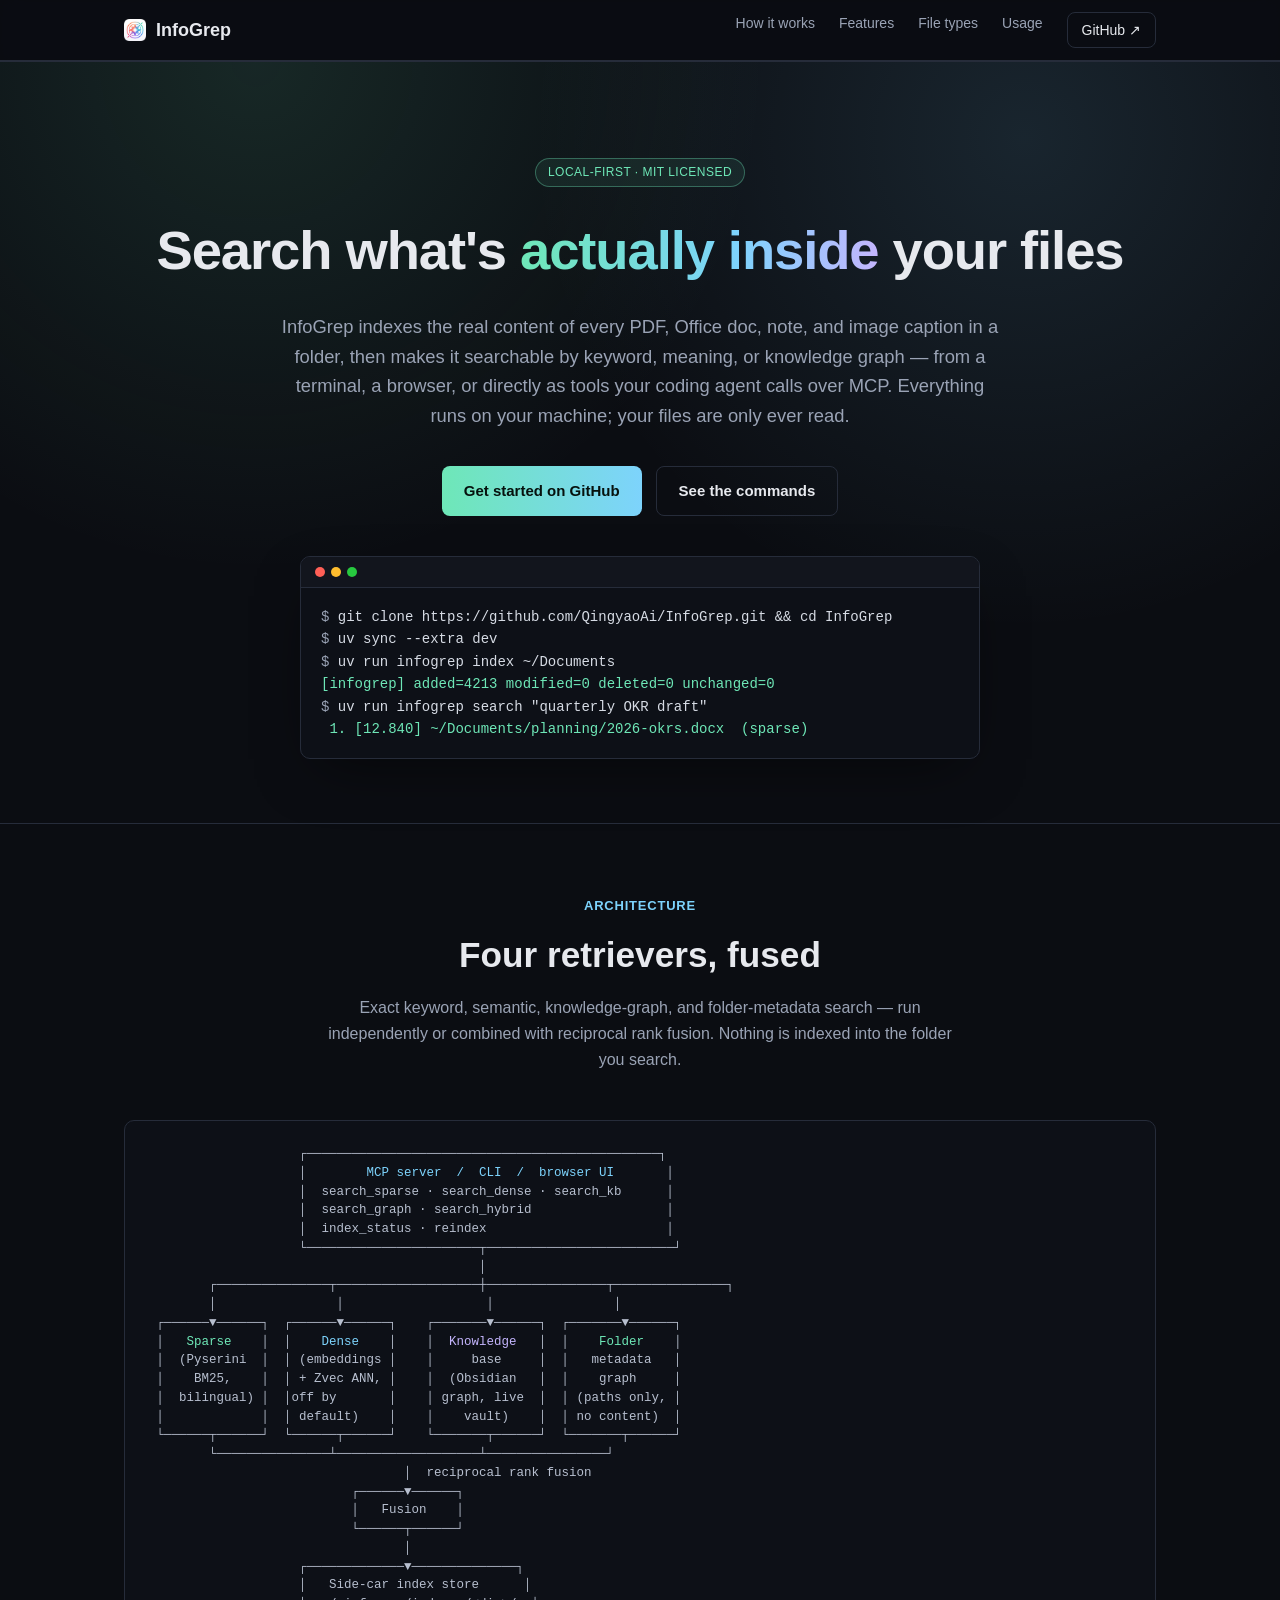
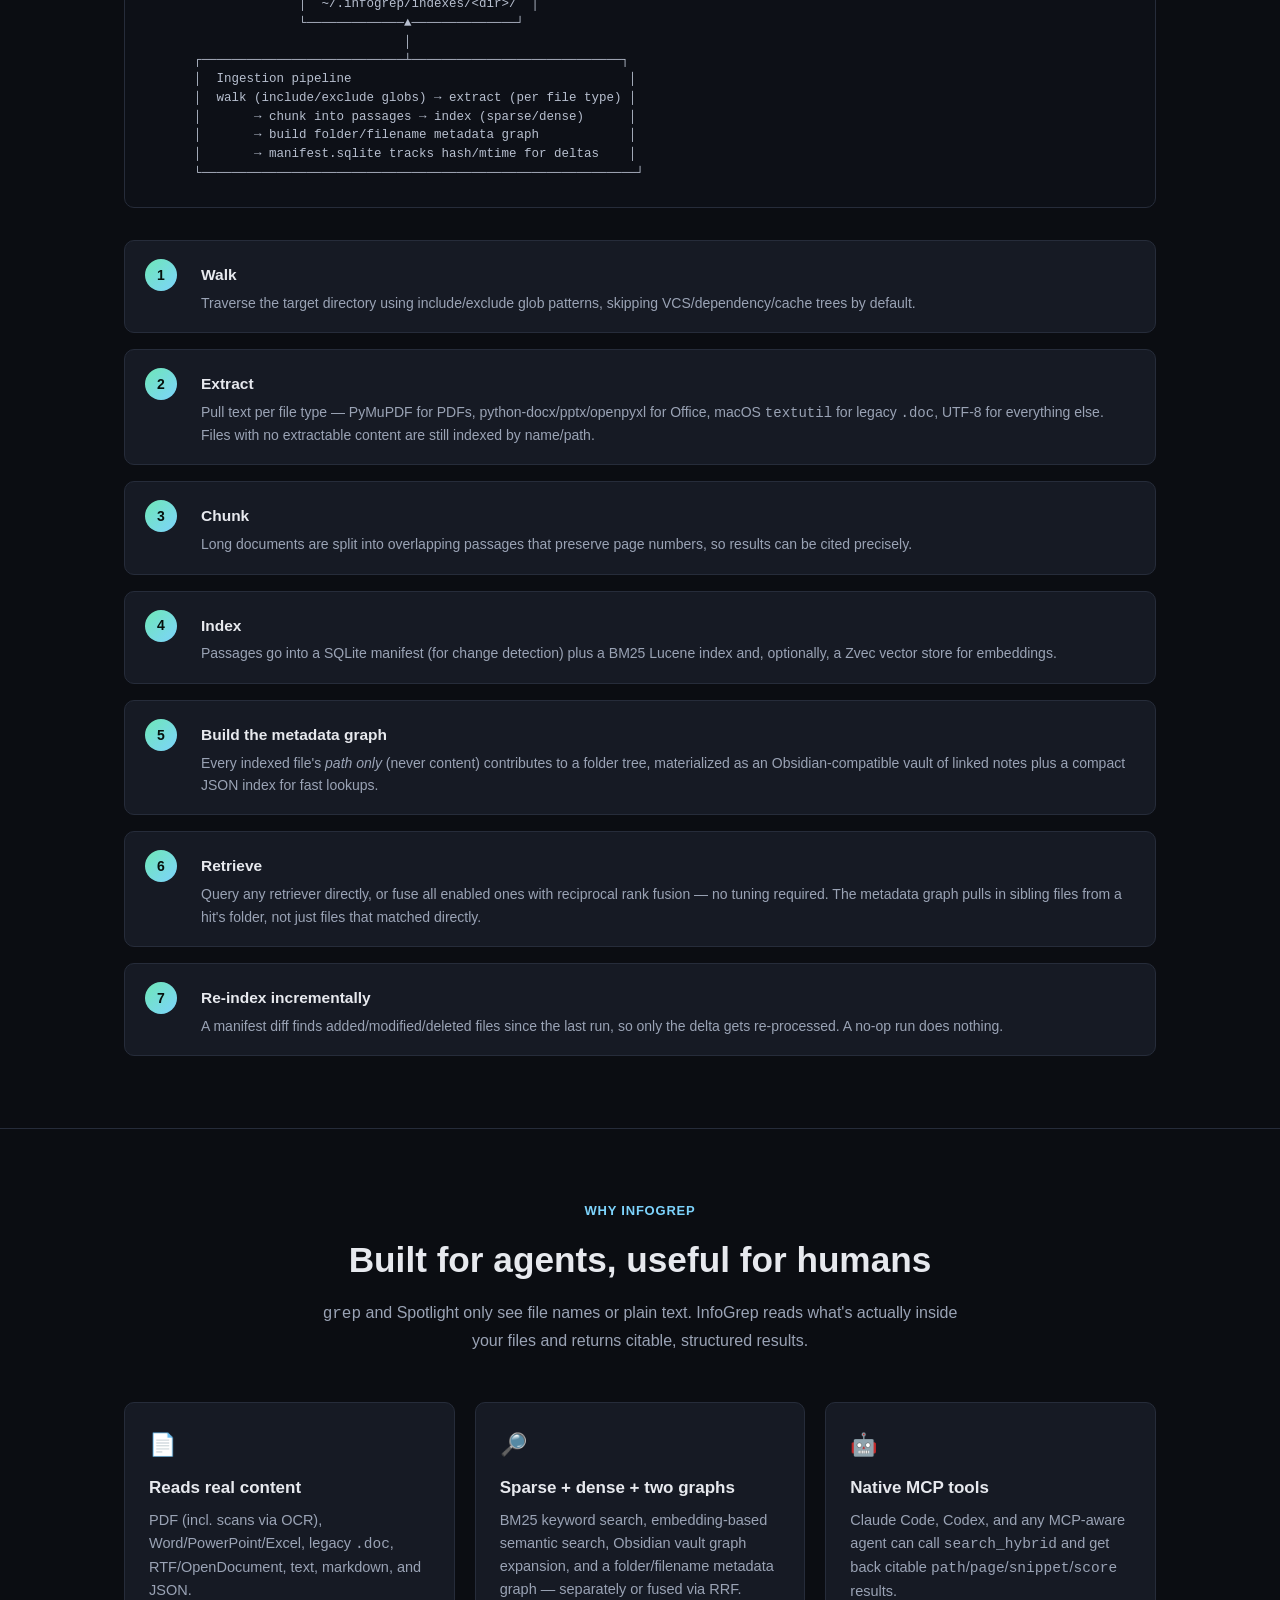
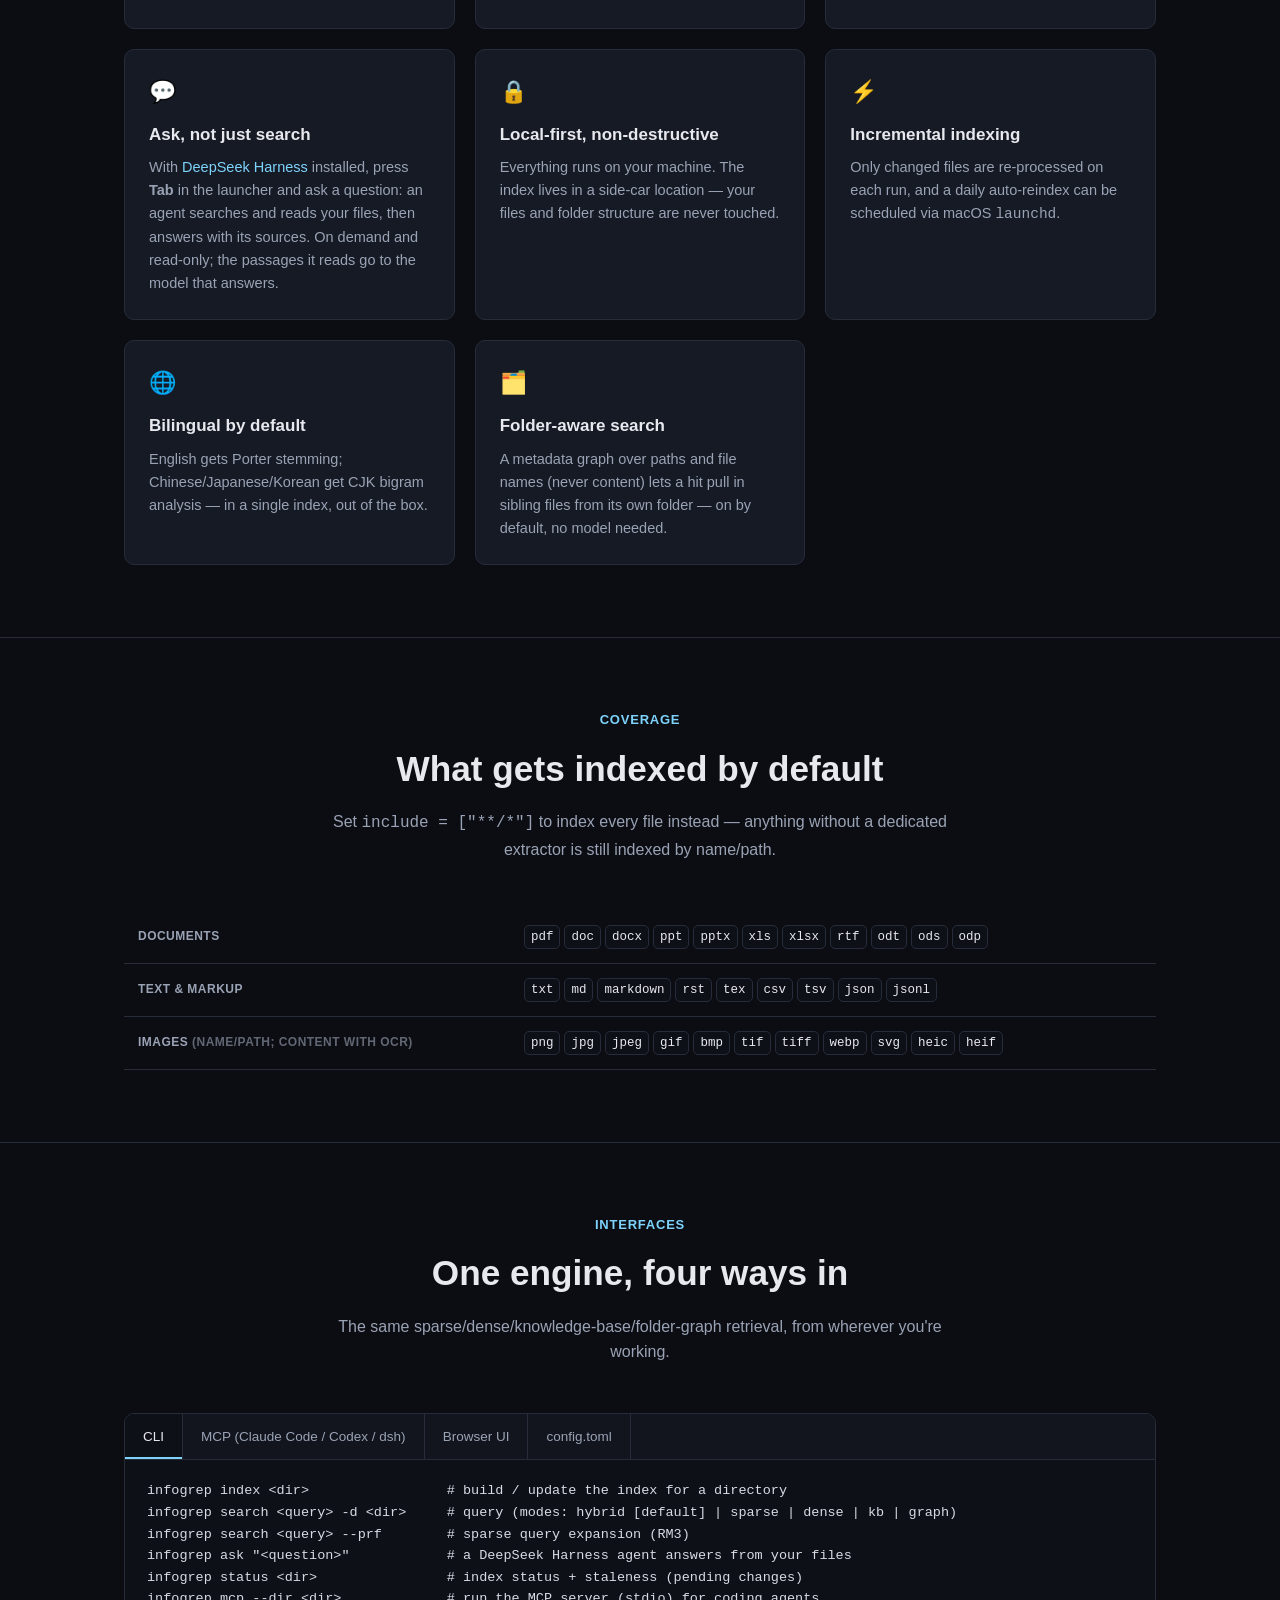
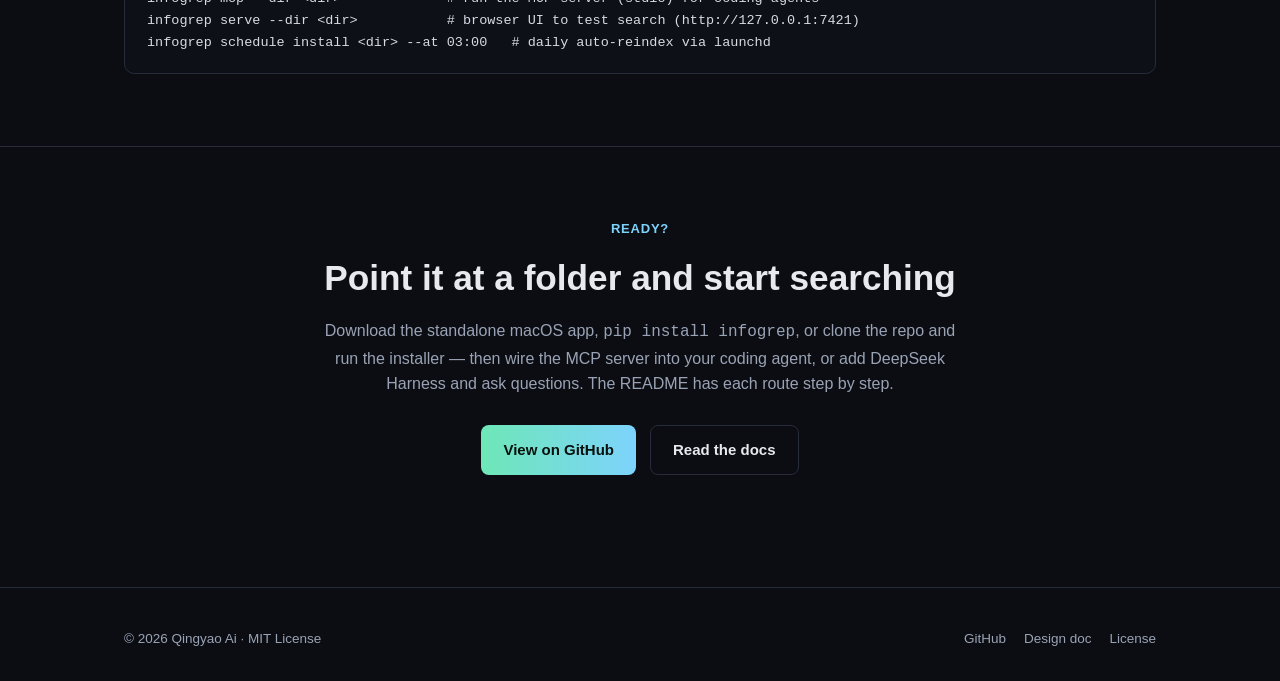
<file: docs/index.html>
<!doctype html>
<html lang="en">
<head>
<meta charset="utf-8" />
<meta name="viewport" content="width=device-width, initial-scale=1" />
<title>InfoGrep — local-first content search for you and your coding agent</title>
<meta name="description" content="InfoGrep indexes the actual content of your files — PDFs, Office docs, notes, images — and exposes sparse, dense, knowledge-base, and folder-metadata-graph search to coding agents via MCP, plus a CLI and browser UI. Local-first, never modifies your files." />
<link rel="icon" type="image/png" sizes="32x32" href="assets/favicon-32.png" />
<link rel="icon" type="image/png" sizes="192x192" href="assets/favicon-192.png" />
<link rel="apple-touch-icon" href="assets/apple-touch-icon.png" />
<link rel="stylesheet" href="styles.css" />
<meta property="og:title" content="InfoGrep — local-first content search for coding agents" />
<meta property="og:description" content="Sparse + dense + knowledge-base + folder-metadata-graph search over your files, exposed via MCP, CLI, and a browser UI. Runs entirely on your machine." />
<meta property="og:type" content="website" />
</head>
<body>

<header class="nav">
  <div class="wrap">
    <div class="brand"><img class="logo" src="assets/logo-mark.png" alt="" width="22" height="22" /> InfoGrep</div>
    <nav class="nav-links">
      <a href="#how-it-works">How it works</a>
      <a href="#features">Features</a>
      <a href="#file-types">File types</a>
      <a href="#usage">Usage</a>
      <a href="https://github.com/QingyaoAi/InfoGrep" class="nav-cta">GitHub ↗</a>
    </nav>
  </div>
</header>

<section class="hero">
  <div class="wrap">
    <span class="badge">Local-first · MIT licensed</span>
    <h1>Search what's <span class="grad">actually inside</span> your files</h1>
    <p class="lead">
      InfoGrep indexes the real content of every PDF, Office doc, note, and image caption in a
      folder, then makes it searchable by keyword, meaning, or knowledge graph — from a
      terminal, a browser, or directly as tools your coding agent calls over MCP.
      Everything runs on your machine; your files are only ever read.
    </p>
    <div class="hero-ctas">
      <a class="btn btn-primary" href="https://github.com/QingyaoAi/InfoGrep">Get started on GitHub</a>
      <a class="btn btn-ghost" href="#usage">See the commands</a>
    </div>
    <div class="terminal">
      <div class="tbar"><span></span><span></span><span></span></div>
      <pre><span class="c1">$</span> git clone https://github.com/QingyaoAi/InfoGrep.git &amp;&amp; cd InfoGrep
<span class="c1">$</span> uv sync --extra dev
<span class="c1">$</span> uv run infogrep index ~/Documents
<span class="c2">[infogrep] added=4213 modified=0 deleted=0 unchanged=0</span>
<span class="c1">$</span> uv run infogrep search "quarterly OKR draft"
<span class="c2"> 1. [12.840] ~/Documents/planning/2026-okrs.docx  (sparse)</span></pre>
    </div>
  </div>
</section>

<section id="how-it-works">
  <div class="wrap">
    <div class="section-head">
      <div class="eyebrow">Architecture</div>
      <h2>Four retrievers, fused</h2>
      <p>Exact keyword, semantic, knowledge-graph, and folder-metadata search — run
        independently or combined with reciprocal rank fusion. Nothing is indexed into the
        folder you search.</p>
    </div>
    <div class="diagram">
<pre>                    ┌───────────────────────────────────────────────┐
                    │        <span class="hl2">MCP server  /  CLI  /  browser UI</span>       │
                    │  search_sparse · search_dense · search_kb      │
                    │  search_graph · search_hybrid                  │
                    │  index_status · reindex                        │
                    └───────────────────────┬─────────────────────────┘
                                            │
        ┌───────────────┬───────────────────┼────────────────┬───────────────┐
        │                │                   │                │
 ┌──────▼──────┐  ┌──────▼──────┐    ┌───────▼──────┐  ┌───────▼──────┐
 │   <span class="hl1">Sparse</span>    │  │    <span class="hl2">Dense</span>    │    │  <span class="hl3">Knowledge</span>   │  │    <span class="hl1">Folder</span>    │
 │  (Pyserini  │  │ (embeddings │    │     base     │  │   metadata   │
 │    BM25,    │  │ + Zvec ANN, │    │  (Obsidian   │  │    graph     │
 │  bilingual) │  │off by       │    │ graph, live  │  │ (paths only, │
 │             │  │ default)    │    │    vault)    │  │ no content)  │
 └──────┬──────┘  └──────┬──────┘    └───────┬──────┘  └───────┬──────┘
        └───────────────┴───────────────────┴────────────────┘
                                  │  reciprocal rank fusion
                           ┌──────▼──────┐
                           │   Fusion    │
                           └──────┬──────┘
                                  │
                    ┌─────────────▼──────────────┐
                    │   Side-car index store      │
                    │  ~/.infogrep/indexes/&lt;dir&gt;/  │
                    └─────────────▲──────────────┘
                                  │
      ┌───────────────────────────┴────────────────────────────┐
      │  Ingestion pipeline                                     │
      │  walk (include/exclude globs) → extract (per file type) │
      │       → chunk into passages → index (sparse/dense)      │
      │       → build folder/filename metadata graph            │
      │       → manifest.sqlite tracks hash/mtime for deltas    │
      └──────────────────────────────────────────────────────────┘</pre>
    </div>

    <div class="steps" style="margin-top:32px;">
      <div class="step">
        <div class="num">1</div>
        <div><h4>Walk</h4><p>Traverse the target directory using include/exclude glob patterns, skipping VCS/dependency/cache trees by default.</p></div>
      </div>
      <div class="step">
        <div class="num">2</div>
        <div><h4>Extract</h4><p>Pull text per file type — PyMuPDF for PDFs, python-docx/pptx/openpyxl for Office, macOS <code>textutil</code> for legacy <code>.doc</code>, UTF-8 for everything else. Files with no extractable content are still indexed by name/path.</p></div>
      </div>
      <div class="step">
        <div class="num">3</div>
        <div><h4>Chunk</h4><p>Long documents are split into overlapping passages that preserve page numbers, so results can be cited precisely.</p></div>
      </div>
      <div class="step">
        <div class="num">4</div>
        <div><h4>Index</h4><p>Passages go into a SQLite manifest (for change detection) plus a BM25 Lucene index and, optionally, a Zvec vector store for embeddings.</p></div>
      </div>
      <div class="step">
        <div class="num">5</div>
        <div><h4>Build the metadata graph</h4><p>Every indexed file's <em>path only</em> (never content) contributes to a folder tree, materialized as an Obsidian-compatible vault of linked notes plus a compact JSON index for fast lookups.</p></div>
      </div>
      <div class="step">
        <div class="num">6</div>
        <div><h4>Retrieve</h4><p>Query any retriever directly, or fuse all enabled ones with reciprocal rank fusion — no tuning required. The metadata graph pulls in sibling files from a hit's folder, not just files that matched directly.</p></div>
      </div>
      <div class="step">
        <div class="num">7</div>
        <div><h4>Re-index incrementally</h4><p>A manifest diff finds added/modified/deleted files since the last run, so only the delta gets re-processed. A no-op run does nothing.</p></div>
      </div>
    </div>
  </div>
</section>

<section id="features">
  <div class="wrap">
    <div class="section-head">
      <div class="eyebrow">Why InfoGrep</div>
      <h2>Built for agents, useful for humans</h2>
      <p><code>grep</code> and Spotlight only see file names or plain text. InfoGrep reads
        what's actually inside your files and returns citable, structured results.</p>
    </div>
    <div class="grid">
      <div class="card">
        <span class="icon">📄</span>
        <h3>Reads real content</h3>
        <p>PDF (incl. scans via OCR), Word/PowerPoint/Excel, legacy <code>.doc</code>, RTF/OpenDocument, text, markdown, and JSON.</p>
      </div>
      <div class="card">
        <span class="icon">🔎</span>
        <h3>Sparse + dense + two graphs</h3>
        <p>BM25 keyword search, embedding-based semantic search, Obsidian vault graph expansion, and a folder/filename metadata graph — separately or fused via RRF.</p>
      </div>
      <div class="card">
        <span class="icon">🤖</span>
        <h3>Native MCP tools</h3>
        <p>Claude Code, Codex, and any MCP-aware agent can call <code>search_hybrid</code> and get back citable <code>path</code>/<code>page</code>/<code>snippet</code>/<code>score</code> results.</p>
      </div>
      <div class="card">
        <span class="icon">💬</span>
        <h3>Ask, not just search</h3>
        <p>With <a href="https://github.com/deepseek-ai/deepseek-harness">DeepSeek Harness</a> installed, press <b>Tab</b> in the launcher and ask a question: an agent searches and reads your files, then answers with its sources. On demand and read-only; the passages it reads go to the model that answers.</p>
      </div>
      <div class="card">
        <span class="icon">🔒</span>
        <h3>Local-first, non-destructive</h3>
        <p>Everything runs on your machine. The index lives in a side-car location — your files and folder structure are never touched.</p>
      </div>
      <div class="card">
        <span class="icon">⚡</span>
        <h3>Incremental indexing</h3>
        <p>Only changed files are re-processed on each run, and a daily auto-reindex can be scheduled via macOS <code>launchd</code>.</p>
      </div>
      <div class="card">
        <span class="icon">🌐</span>
        <h3>Bilingual by default</h3>
        <p>English gets Porter stemming; Chinese/Japanese/Korean get CJK bigram analysis — in a single index, out of the box.</p>
      </div>
      <div class="card">
        <span class="icon">🗂️</span>
        <h3>Folder-aware search</h3>
        <p>A metadata graph over paths and file names (never content) lets a hit pull in sibling files from its own folder — on by default, no model needed.</p>
      </div>
    </div>
  </div>
</section>

<section id="file-types">
  <div class="wrap">
    <div class="section-head">
      <div class="eyebrow">Coverage</div>
      <h2>What gets indexed by default</h2>
      <p>Set <code>include = ["**/*"]</code> to index every file instead — anything without a
        dedicated extractor is still indexed by name/path.</p>
    </div>
    <table class="types">
      <tr><th>Documents</th><td>
        <code>pdf</code><code>doc</code><code>docx</code><code>ppt</code><code>pptx</code><code>xls</code><code>xlsx</code><code>rtf</code><code>odt</code><code>ods</code><code>odp</code>
      </td></tr>
      <tr><th>Text &amp; markup</th><td>
        <code>txt</code><code>md</code><code>markdown</code><code>rst</code><code>tex</code><code>csv</code><code>tsv</code><code>json</code><code>jsonl</code>
      </td></tr>
      <tr><th>Images <span style="opacity:.6">(name/path; content with OCR)</span></th><td>
        <code>png</code><code>jpg</code><code>jpeg</code><code>gif</code><code>bmp</code><code>tif</code><code>tiff</code><code>webp</code><code>svg</code><code>heic</code><code>heif</code>
      </td></tr>
    </table>
  </div>
</section>

<section id="usage">
  <div class="wrap">
    <div class="section-head">
      <div class="eyebrow">Interfaces</div>
      <h2>One engine, four ways in</h2>
      <p>The same sparse/dense/knowledge-base/folder-graph retrieval, from wherever you're working.</p>
    </div>

    <div class="codepanel">
      <div class="tabs" role="tablist">
        <div class="tab active" data-tab="cli">CLI</div>
        <div class="tab" data-tab="mcp">MCP (Claude Code / Codex / dsh)</div>
        <div class="tab" data-tab="web">Browser UI</div>
        <div class="tab" data-tab="config">config.toml</div>
      </div>

      <div class="tabpage active" id="cli">
<pre>infogrep index &lt;dir&gt;                 # build / update the index for a directory
infogrep search &lt;query&gt; -d &lt;dir&gt;     # query (modes: hybrid [default] | sparse | dense | kb | graph)
infogrep search &lt;query&gt; --prf        # sparse query expansion (RM3)
infogrep ask "&lt;question&gt;"            # a DeepSeek Harness agent answers from your files
infogrep status &lt;dir&gt;                # index status + staleness (pending changes)
infogrep mcp --dir &lt;dir&gt;             # run the MCP server (stdio) for coding agents
infogrep serve --dir &lt;dir&gt;           # browser UI to test search (http://127.0.0.1:7421)
infogrep schedule install &lt;dir&gt; --at 03:00   # daily auto-reindex via launchd</pre>
      </div>

      <div class="tabpage" id="mcp">
<pre>claude mcp add infogrep -- uv run infogrep mcp --dir /path/to/your/project
infogrep dsh install --dir /path/to/your/project     # DeepSeek Harness (dsh web)

# Tools exposed:
#   search_sparse · search_dense · search_kb · search_graph
#   search_hybrid · read_file · kb_learn · index_status · reindex
#
# Each result carries: path, page, snippet, score, retriever
# search_hybrid fuses enabled retrievers with reciprocal rank fusion
# and reports which were used / skipped (and why).</pre>
      </div>

      <div class="tabpage" id="web">
<pre>infogrep serve --dir &lt;dir&gt;    # http://127.0.0.1:7421 by default

# Search box · mode selector (hybrid/sparse/dense/kb/graph, + Ask with dsh)
# result snippets with path/page/score · add/switch folders
# JSON API: /api/search  /api/status   (bound to localhost)</pre>
      </div>

      <div class="tabpage" id="config">
<pre>[sparse]
enabled = true
language = "en+zh"     # "en" | "zh" | "ja" | "ko" | "en+zh"
field_boosts = { contents = 1.0, filename = 2.0, pathtext = 1.0 }

[dense]
enabled = false        # off by default — needs a model + RAM/GPU
model_name = "Qwen/Qwen3-Embedding-0.6B"

[kb]
enabled = false        # Obsidian vault graph search
vault = "My Vault"
hops = 1

[graph]
enabled = true          # folder/filename metadata graph — cheap, on by default
hops = 1                # folder hops to expand from a matched folder
max_folders = 5

[ingest]
ocr = false             # OCR scanned PDF pages (needs tesseract)</pre>
      </div>
    </div>
  </div>
</section>

<section>
  <div class="wrap" style="text-align:center;">
    <div class="section-head" style="margin-bottom:28px;">
      <div class="eyebrow">Ready?</div>
      <h2>Point it at a folder and start searching</h2>
      <p>Download the standalone macOS app, <code>pip install infogrep</code>, or clone the
        repo and run the installer — then wire the MCP server into your coding agent, or add
        DeepSeek Harness and ask questions. The README has each route step by step.</p>
    </div>
    <div class="hero-ctas">
      <a class="btn btn-primary" href="https://github.com/QingyaoAi/InfoGrep">View on GitHub</a>
      <a class="btn btn-ghost" href="https://github.com/QingyaoAi/InfoGrep#readme">Read the docs</a>
    </div>
  </div>
</section>

<footer>
  <div class="wrap">
    <div>© 2026 Qingyao Ai · MIT License</div>
    <div class="footer-links">
      <a href="https://github.com/QingyaoAi/InfoGrep">GitHub</a>
      <a href="https://github.com/QingyaoAi/InfoGrep/blob/main/PLAN.md">Design doc</a>
      <a href="https://github.com/QingyaoAi/InfoGrep/blob/main/LICENSE">License</a>
    </div>
  </div>
</footer>

<script>
  document.querySelectorAll('.tab').forEach(function (tab) {
    tab.addEventListener('click', function () {
      var target = tab.getAttribute('data-tab');
      document.querySelectorAll('.tab').forEach(function (t) { t.classList.remove('active'); });
      document.querySelectorAll('.tabpage').forEach(function (p) { p.classList.remove('active'); });
      tab.classList.add('active');
      document.getElementById(target).classList.add('active');
    });
  });
</script>

</body>
</html>
</file>
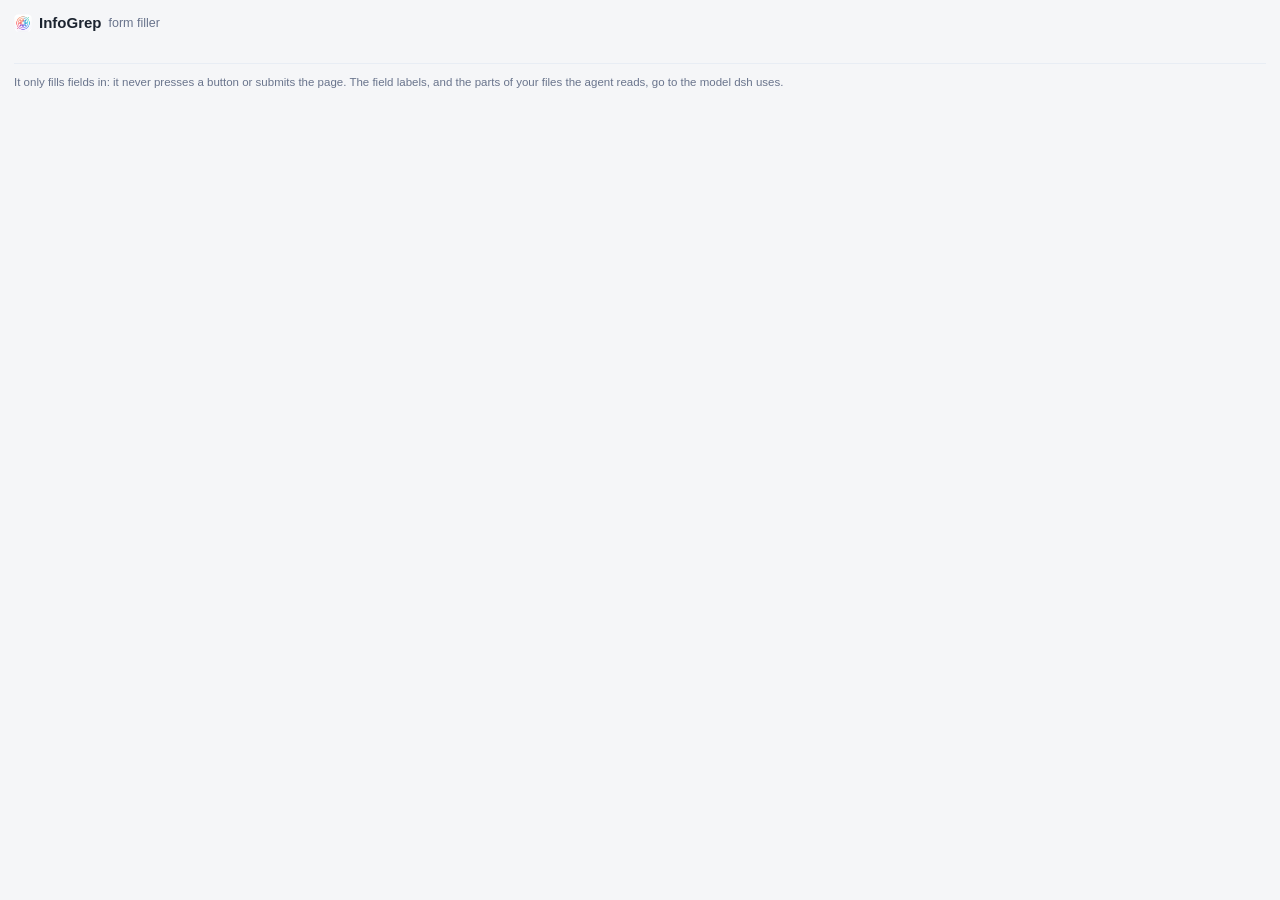
<file: extension/sidepanel.html>
<!doctype html>
<html lang="en">
<head>
<meta charset="utf-8"/>
<meta name="viewport" content="width=device-width, initial-scale=1"/>
<title>InfoGrep</title>
<link rel="stylesheet" href="sidepanel.css"/>
</head>
<body>
<header>
  <img class="logo" src="icons/icon-32.png" alt=""/>
  <span class="brand">InfoGrep</span>
  <span class="sub">form filler</span>
</header>

<section class="card trouble" id="trouble" hidden>
  <p id="troubletext"></p>
  <div class="line">
    <input type="text" id="server" spellcheck="false" aria-label="InfoGrep server address"/>
    <button id="retry">Retry</button>
  </div>
</section>

<main id="main" hidden>
  <section class="card">
    <div class="pagetitle" id="pagetitle"></div>
    <div class="line">
      <span class="count" id="count"></span>
      <button id="rescan" class="icon" title="Look at the page again">↻</button>
    </div>
  </section>

  <label class="stack" for="note">Note for the agent <span class="mut">· optional, kept for next time</span></label>
  <textarea id="note" rows="3" placeholder="Who the form is for, which address or phone to use — anything your files won't say."></textarea>

  <div class="line">
    <label class="mut" for="dir">Search</label>
    <select id="dir"></select>
  </div>
  <label class="chk"><input type="checkbox" id="overwrite"/> Replace what is already filled in</label>
  <label class="chk" title="Facts found for earlier forms are used, and new ones remembered. Untick it for a form that isn't about you.">
    <input type="checkbox" id="memory" checked/> Use what is remembered about me</label>
  <div class="facts" id="facts" hidden></div>

  <div class="line">
    <button id="fill" class="primary" disabled>Fill in this page</button>
    <button id="stop" hidden>Stop</button>
  </div>
  <div class="memo" id="memo" hidden>Goes on from what the agent found last time. <a href="#" id="fresh">Start over</a></div>

  <div class="meta" id="meta"></div>
  <div class="steps" id="steps"></div>
  <div id="results"></div>
</main>

<footer>
  It only fills fields in: it never presses a button or submits the page.
  The field labels, and the parts of your files the agent reads, go to the model dsh uses.
</footer>
<script src="sidepanel.js"></script>
</body>
</html>
</file>
<file: docs/styles.css>
:root {
  --bg: #0b0d12;
  --bg-alt: #12151d;
  --panel: #161a24;
  --border: #262c3a;
  --text: #e7e9ee;
  --text-dim: #9aa3b5;
  --accent: #6ee7b7;
  --accent-2: #7dd3fc;
  --accent-3: #c4b5fd;
  --code-bg: #0d1017;
  --radius: 10px;
  --max-width: 1080px;
}

* {
  box-sizing: border-box;
}

html {
  scroll-behavior: smooth;
}

body {
  margin: 0;
  background: var(--bg);
  color: var(--text);
  font-family: -apple-system, BlinkMacSystemFont, "Segoe UI", Inter, Roboto, Helvetica, Arial,
    sans-serif;
  line-height: 1.6;
}

code, pre, .mono {
  font-family: "SF Mono", ui-monospace, "Cascadia Code", Menlo, Consolas, monospace;
}

a {
  color: var(--accent-2);
  text-decoration: none;
}
a:hover {
  text-decoration: underline;
}

.wrap {
  max-width: var(--max-width);
  margin: 0 auto;
  padding: 0 24px;
}

/* Nav */
header.nav {
  position: sticky;
  top: 0;
  z-index: 20;
  background: rgba(11, 13, 18, 0.85);
  backdrop-filter: saturate(180%) blur(10px);
  border-bottom: 1px solid var(--border);
}
.nav .wrap {
  display: flex;
  align-items: center;
  justify-content: space-between;
  height: 60px;
}
.brand {
  display: flex;
  align-items: center;
  gap: 10px;
  font-weight: 700;
  font-size: 18px;
  color: var(--text);
}
.brand .logo {
  display: block;
  width: 22px;
  height: 22px;
}
.nav-links {
  display: flex;
  gap: 24px;
  font-size: 14px;
}
.nav-links a {
  color: var(--text-dim);
}
.nav-links a:hover {
  color: var(--text);
  text-decoration: none;
}
.nav-cta {
  border: 1px solid var(--border);
  padding: 6px 14px;
  border-radius: 8px;
  color: var(--text) !important;
}
.nav-cta:hover {
  border-color: var(--accent-2);
  text-decoration: none;
}

/* Hero */
.hero {
  padding: 96px 0 64px;
  text-align: center;
  background:
    radial-gradient(circle at 20% 0%, rgba(110, 231, 183, 0.12), transparent 40%),
    radial-gradient(circle at 80% 10%, rgba(125, 211, 252, 0.12), transparent 40%);
}
.badge {
  display: inline-block;
  font-size: 12px;
  letter-spacing: 0.04em;
  text-transform: uppercase;
  color: var(--accent);
  border: 1px solid rgba(110, 231, 183, 0.35);
  background: rgba(110, 231, 183, 0.08);
  padding: 4px 12px;
  border-radius: 999px;
  margin-bottom: 20px;
}
.hero h1 {
  font-size: clamp(2.2rem, 5vw, 3.4rem);
  margin: 0 0 18px;
  letter-spacing: -0.02em;
}
.hero h1 .grad {
  background: linear-gradient(90deg, var(--accent), var(--accent-2) 60%, var(--accent-3));
  -webkit-background-clip: text;
  background-clip: text;
  color: transparent;
}
.hero p.lead {
  max-width: 720px;
  margin: 0 auto 36px;
  color: var(--text-dim);
  font-size: 1.15rem;
}
.hero-ctas {
  display: flex;
  gap: 14px;
  justify-content: center;
  flex-wrap: wrap;
  margin-bottom: 40px;
}
.btn {
  display: inline-flex;
  align-items: center;
  gap: 8px;
  padding: 12px 22px;
  border-radius: 8px;
  font-weight: 600;
  font-size: 15px;
}
.btn-primary {
  background: linear-gradient(90deg, var(--accent), var(--accent-2));
  color: #06110d !important;
}
.btn-primary:hover {
  filter: brightness(1.08);
  text-decoration: none;
}
.btn-ghost {
  border: 1px solid var(--border);
  color: var(--text) !important;
}
.btn-ghost:hover {
  border-color: var(--accent-2);
  text-decoration: none;
}

.terminal {
  max-width: 680px;
  margin: 0 auto;
  background: var(--code-bg);
  border: 1px solid var(--border);
  border-radius: var(--radius);
  text-align: left;
  overflow: hidden;
  box-shadow: 0 20px 60px -20px rgba(0, 0, 0, 0.6);
}
.terminal .tbar {
  display: flex;
  gap: 6px;
  padding: 10px 14px;
  border-bottom: 1px solid var(--border);
  background: var(--bg-alt);
}
.tbar span {
  width: 10px;
  height: 10px;
  border-radius: 50%;
  background: #3a3f4c;
}
.tbar span:nth-child(1) { background: #ff5f56; }
.tbar span:nth-child(2) { background: #ffbd2e; }
.tbar span:nth-child(3) { background: #27c93f; }
.terminal pre {
  margin: 0;
  padding: 18px 20px;
  font-size: 14px;
  overflow-x: auto;
  color: #d6dbe4;
}
.terminal .c1 { color: var(--text-dim); }
.terminal .c2 { color: var(--accent); }

/* Sections */
section {
  padding: 72px 0;
  border-top: 1px solid var(--border);
}
.section-head {
  text-align: center;
  max-width: 640px;
  margin: 0 auto 48px;
}
.section-head .eyebrow {
  color: var(--accent-2);
  font-size: 13px;
  font-weight: 700;
  text-transform: uppercase;
  letter-spacing: 0.06em;
}
.section-head h2 {
  font-size: clamp(1.6rem, 3vw, 2.2rem);
  margin: 10px 0 12px;
}
.section-head p {
  color: var(--text-dim);
  margin: 0;
}

/* Feature grid */
.grid {
  display: grid;
  grid-template-columns: repeat(3, 1fr);
  gap: 20px;
}
@media (max-width: 860px) {
  .grid { grid-template-columns: 1fr 1fr; }
}
@media (max-width: 600px) {
  .grid { grid-template-columns: 1fr; }
}
.card {
  background: var(--panel);
  border: 1px solid var(--border);
  border-radius: var(--radius);
  padding: 24px;
}
.card .icon {
  font-size: 22px;
  margin-bottom: 12px;
  display: inline-block;
}
.card h3 {
  margin: 0 0 8px;
  font-size: 17px;
}
.card p {
  margin: 0;
  color: var(--text-dim);
  font-size: 14.5px;
}

/* Architecture diagram */
.diagram {
  background: var(--code-bg);
  border: 1px solid var(--border);
  border-radius: var(--radius);
  padding: 24px;
  overflow-x: auto;
}
.diagram pre {
  margin: 0;
  font-size: 12.5px;
  line-height: 1.5;
  color: #b7bfcf;
  white-space: pre;
}
.diagram .hl1 { color: var(--accent); }
.diagram .hl2 { color: var(--accent-2); }
.diagram .hl3 { color: var(--accent-3); }

/* Steps */
.steps {
  display: grid;
  gap: 16px;
}
.step {
  display: grid;
  grid-template-columns: 40px 1fr;
  gap: 16px;
  align-items: start;
  background: var(--panel);
  border: 1px solid var(--border);
  border-radius: var(--radius);
  padding: 18px 20px;
}
.step .num {
  width: 32px;
  height: 32px;
  border-radius: 50%;
  background: linear-gradient(135deg, var(--accent), var(--accent-2));
  color: #06110d;
  font-weight: 800;
  display: flex;
  align-items: center;
  justify-content: center;
  font-size: 14px;
}
.step h4 {
  margin: 4px 0 4px;
  font-size: 15.5px;
}
.step p {
  margin: 0;
  color: var(--text-dim);
  font-size: 14px;
}

/* Table types */
table.types {
  width: 100%;
  border-collapse: collapse;
  margin-top: 8px;
}
table.types th, table.types td {
  text-align: left;
  padding: 12px 14px;
  border-bottom: 1px solid var(--border);
  font-size: 14px;
}
table.types th {
  color: var(--text-dim);
  font-weight: 600;
  text-transform: uppercase;
  font-size: 12px;
  letter-spacing: 0.04em;
}
table.types code {
  background: var(--code-bg);
  border: 1px solid var(--border);
  padding: 1px 6px;
  border-radius: 5px;
  font-size: 12.5px;
  margin: 2px;
  display: inline-block;
}

/* Code panel with tabs */
.codepanel {
  background: var(--code-bg);
  border: 1px solid var(--border);
  border-radius: var(--radius);
  overflow: hidden;
}
.tabs {
  display: flex;
  border-bottom: 1px solid var(--border);
  background: var(--bg-alt);
  overflow-x: auto;
}
.tab {
  padding: 12px 18px;
  font-size: 13.5px;
  color: var(--text-dim);
  cursor: pointer;
  border-right: 1px solid var(--border);
  white-space: nowrap;
  user-select: none;
}
.tab.active {
  color: var(--text);
  background: var(--code-bg);
  box-shadow: inset 0 -2px 0 var(--accent-2);
}
.tabpage {
  display: none;
  padding: 20px 22px;
}
.tabpage.active {
  display: block;
}
.tabpage pre {
  margin: 0;
  font-size: 13.5px;
  overflow-x: auto;
  color: #d6dbe4;
}

/* Footer */
footer {
  border-top: 1px solid var(--border);
  padding: 40px 0;
  color: var(--text-dim);
  font-size: 13.5px;
}
footer .wrap {
  display: flex;
  flex-wrap: wrap;
  gap: 12px;
  align-items: center;
  justify-content: space-between;
}
footer a {
  color: var(--text-dim);
}
footer a:hover {
  color: var(--text);
}
.footer-links {
  display: flex;
  gap: 18px;
}
</file>
<file: extension/sidepanel.css>
/* The look of InfoGrep's browser UI (infogrep/web.py), narrowed to a side panel. */
:root {
  --bg:#0e1116; --panel:#151a22; --card:#1a212c; --fg:#e8eaef; --mut:#8b93a7;
  --acc:#4f9cf9; --acc-fg:#08192e; --bd:#242c3a; --bd-soft:#1e2632;
  --ok:#3ecf8e; --warn:#f5a623; --danger:#ef6a6a;
}
@media (prefers-color-scheme: light) {
  :root {
    --bg:#f5f6f8; --panel:#ffffff; --card:#ffffff; --fg:#1c2430; --mut:#69748c;
    --acc:#2f7de1; --acc-fg:#ffffff; --bd:#dde3ec; --bd-soft:#e8edf4;
    --ok:#1d9e6f; --warn:#c07d0a; --danger:#cc4444;
  }
}
* { box-sizing:border-box; }
html, body { margin:0; }
body { background:var(--bg); color:var(--fg); padding:0 14px 16px;
  font:13.5px/1.5 -apple-system,BlinkMacSystemFont,"Segoe UI",Roboto,"Helvetica Neue",sans-serif; }
[hidden] { display:none !important; }

header { display:flex; align-items:center; gap:7px; padding:12px 0 10px; }
header .logo { width:18px; height:18px; }
header .brand { font-weight:700; font-size:15px; }
header .sub { color:var(--mut); font-size:12.5px; }

.card { background:var(--panel); border:1px solid var(--bd); border-radius:12px;
  padding:10px 12px; margin-bottom:12px; }
.trouble { border-color:color-mix(in srgb, var(--warn) 45%, var(--bd)); }
.trouble p { margin:0 0 8px; }
.pagetitle { font-weight:600; overflow:hidden; text-overflow:ellipsis; white-space:nowrap; }
.count { color:var(--mut); font-size:12.5px; flex:1; }

.line { display:flex; align-items:center; gap:8px; margin:8px 0; }
.stack { display:block; margin:4px 0 5px; font-weight:600; font-size:12.5px; }
.mut { color:var(--mut); font-weight:400; }
.chk { display:flex; align-items:center; gap:6px; color:var(--mut); font-size:12.5px; margin:4px 0 10px; }

input[type=text], textarea, select { font:inherit; color:var(--fg); background:var(--card);
  border:1px solid var(--bd); border-radius:9px; padding:7px 9px; outline:none; }
input[type=text] { flex:1; min-width:0; }
textarea { width:100%; resize:vertical; }
select { flex:1; min-width:0; }
input[type=text]:focus, textarea:focus, select:focus { border-color:var(--acc);
  box-shadow:0 0 0 3px color-mix(in srgb, var(--acc) 22%, transparent); }

button { font:inherit; cursor:pointer; border-radius:9px; border:1px solid var(--bd);
  background:var(--card); color:var(--fg); padding:7px 13px; }
button:hover { border-color:var(--acc); }
button.primary { background:var(--acc); border-color:var(--acc); color:var(--acc-fg);
  font-weight:600; flex:1; padding:9px 13px; }
button.icon { padding:2px 8px; }
button:disabled { opacity:.5; cursor:default; }
a { color:var(--acc); }

.memo { color:var(--mut); font-size:12px; margin-top:-2px; }
.facts { color:var(--mut); font-size:12px; margin:-6px 0 10px 22px; }
.learned { color:var(--mut); font-size:12.5px; margin:10px 0 0; }
.meta { margin:12px 0 4px; min-height:18px; }
.meta.err { color:var(--danger); }
.meta.ok { color:var(--ok); }
.spin { display:inline-block; width:12px; height:12px; border:2px solid var(--mut);
  border-top-color:transparent; border-radius:50%; animation:sp .7s linear infinite;
  vertical-align:-2px; margin-right:6px; }
@keyframes sp { to { transform:rotate(360deg); } }
.steps { color:var(--mut); font-size:12px; }
.steps div { overflow:hidden; text-overflow:ellipsis; white-space:nowrap; }
.steps div:before { content:"› "; }

.note { background:var(--card); border:1px solid var(--bd); border-left:3px solid var(--acc);
  border-radius:9px; padding:8px 10px; margin:8px 0; white-space:pre-wrap; }
.row { background:var(--card); border:1px solid var(--bd); border-radius:10px;
  padding:7px 10px; margin:6px 0; cursor:pointer; }
.row:hover { border-color:var(--acc); }
.row .top { display:flex; gap:7px; align-items:baseline; }
.row .tick { font-weight:700; width:12px; flex:none; }
.row.ok .tick { color:var(--ok); }
.row.kept .tick { color:var(--mut); }
.row.bad .tick { color:var(--danger); }
.row .label { font-weight:600; font-size:12.5px; overflow-wrap:anywhere; }
.row .value { margin:2px 0 0 19px; overflow-wrap:anywhere; white-space:pre-wrap;
  display:-webkit-box; -webkit-line-clamp:6; -webkit-box-orient:vertical; overflow:hidden; }
/* prose copied into a rich-text box: the one kind of value to read before submitting */
.row.prose { border-color:color-mix(in srgb, var(--warn) 55%, var(--bd));
  background:color-mix(in srgb, var(--warn) 7%, var(--card)); }
.row.kept .value { color:var(--mut); }
.row .why { margin:2px 0 0 19px; font-size:12px; color:var(--warn); }
.row .src { margin:3px 0 0 19px; font-size:11.5px; color:var(--mut); overflow-wrap:anywhere; }
.row .src.link:hover { color:var(--acc); }
.left { color:var(--mut); font-size:12.5px; margin:10px 0; overflow-wrap:anywhere; }
.check { margin:12px 0 0; font-weight:600; }

footer { color:var(--mut); font-size:11.5px; margin-top:18px; padding-top:10px;
  border-top:1px solid var(--bd-soft); }
</file>
